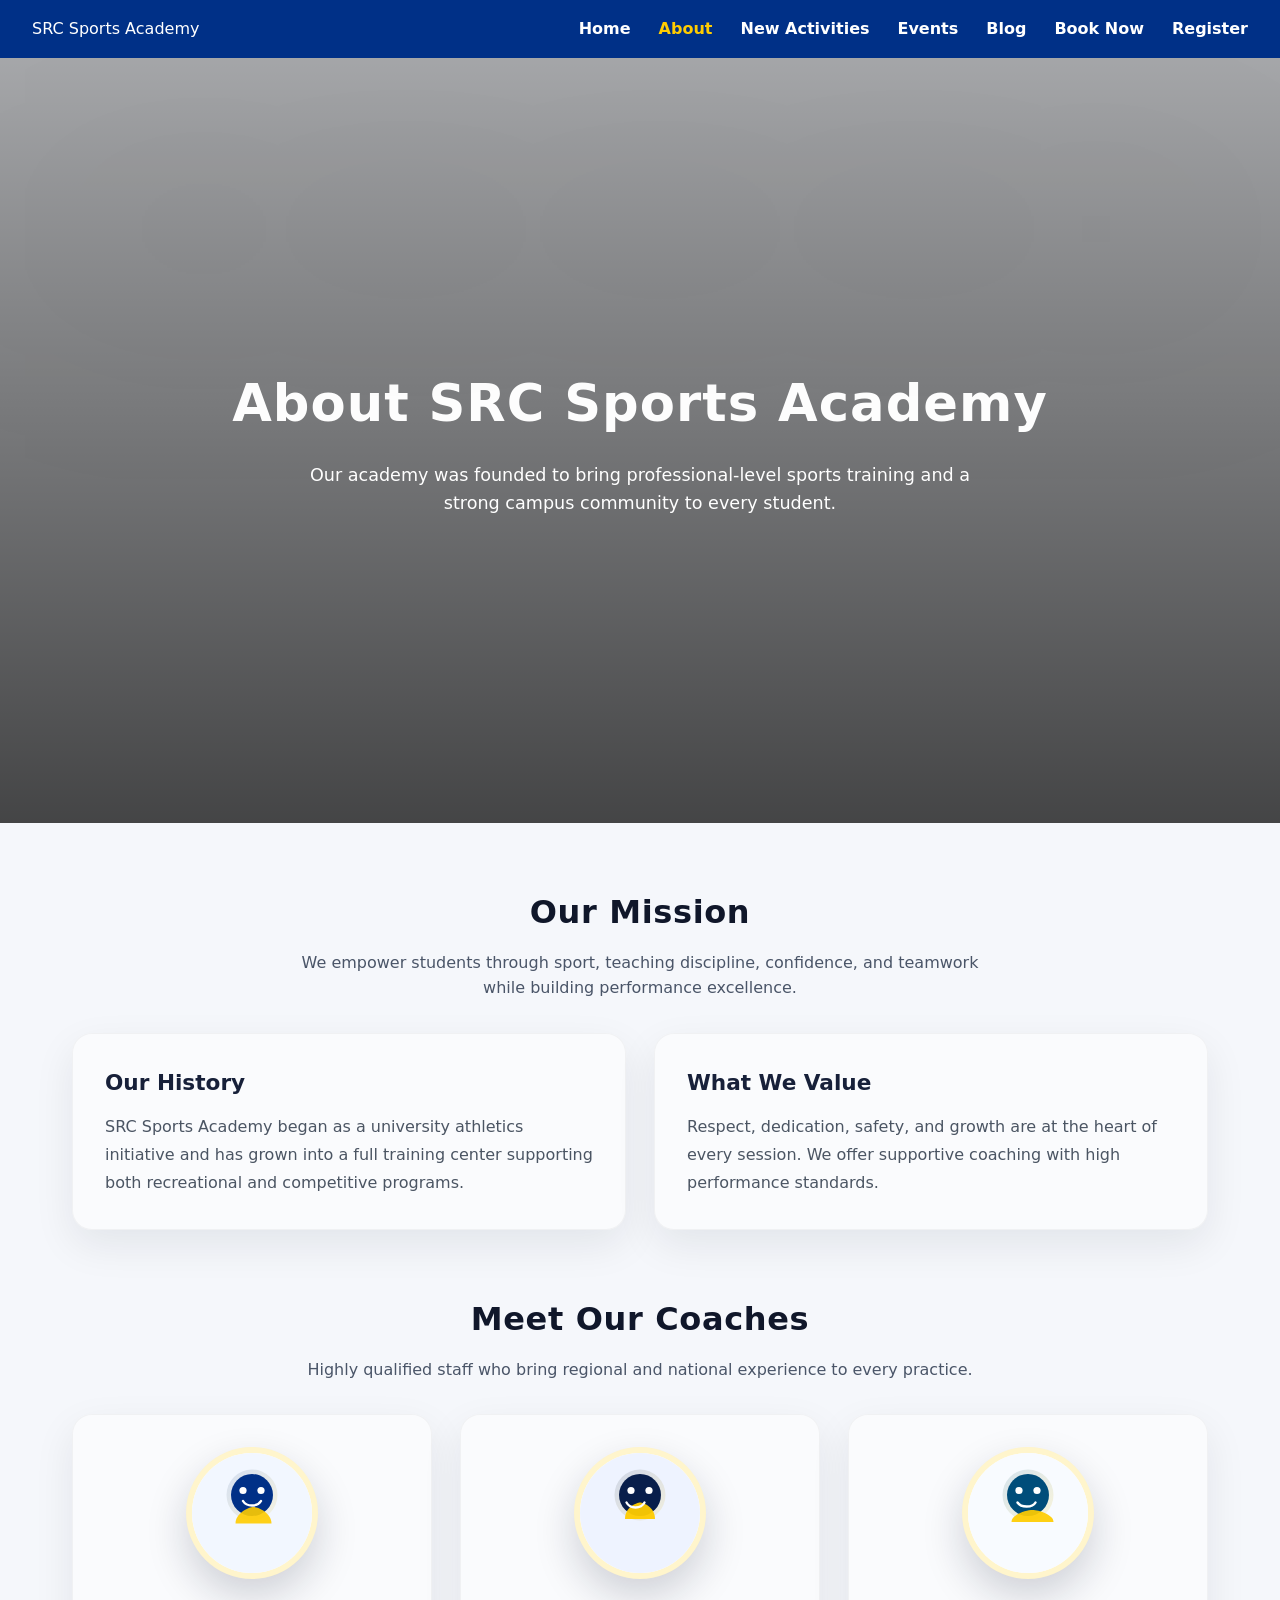
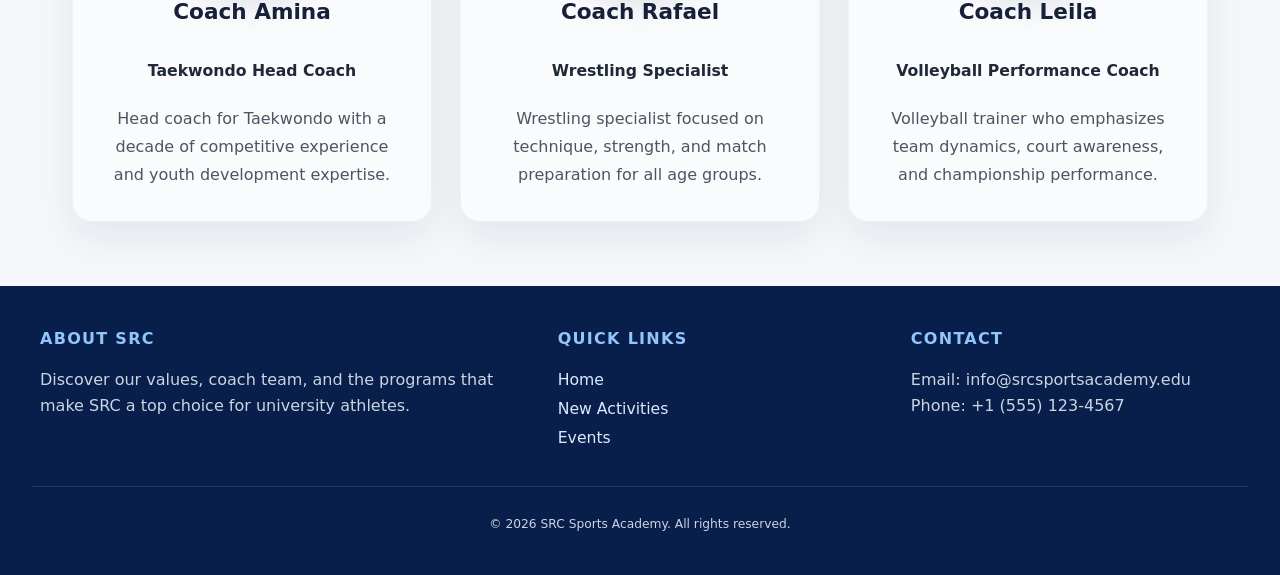
<file: about.html>
﻿<!DOCTYPE html>
<html lang="en">
<head>
    <meta charset="UTF-8">
    <meta name="viewport" content="width=device-width, initial-scale=1.0">
    <title>About | SRC Sports Academy</title>
    <link rel="stylesheet" href="styles.css">
    <script src="https://code.jquery.com/jquery-3.7.1.min.js"></script>
</head>
<body>
    <header>
        <nav class="navbar">
            <div class="logo">SRC Sports Academy</div>
            <ul class="nav-links">
                <li><a href="index.html">Home</a></li>
                <li><a href="about.html" class="active">About</a></li>
                <li><a href="new-activities.html">New Activities</a></li>
                <li><a href="events.html">Events</a></li>
                <li><a href="blog.html">Blog</a></li>
                <li><a href="book-online.html">Book Now</a></li>
                <li><a href="register.html">Register</a></li>
            </ul>
            <div class="hamburger">☰</div>
        </nav>
    </header>

    <section class="hero">
        <div class="hero-overlay"></div>
        <video autoplay muted loop playsinline class="hero-video">
            <source src="cinan.mp4" type="video/mp4">
            Your browser does not support video.
        </video>
        <div class="hero-content">
            <h1>About SRC Sports Academy</h1>
            <p>Our academy was founded to bring professional-level sports training and a strong campus community to every student.</p>
        </div>
    </section>

    <main>
        <section class="section-title">
            <h2>Our Mission</h2>
            <p>We empower students through sport, teaching discipline, confidence, and teamwork while building performance excellence.</p>
        </section>

        <div class="grid grid-2">
            <article class="card">
                <h3>Our History</h3>
                <p>SRC Sports Academy began as a university athletics initiative and has grown into a full training center supporting both recreational and competitive programs.</p>
            </article>
            <article class="card">
                <h3>What We Value</h3>
                <p>Respect, dedication, safety, and growth are at the heart of every session. We offer supportive coaching with high performance standards.</p>
            </article>
        </div>

        <section class="section-title" style="margin-top:4rem;">
            <h2>Meet Our Coaches</h2>
            <p>Highly qualified staff who bring regional and national experience to every practice.</p>
        </section>

        <div class="grid grid-3">
            <article class="card coach-card">
                <div class="coach-avatar">
                    <img src="coach-amina.svg" alt="Coach Amina">
                </div>
                <h3>Coach Amina</h3>
                <div class="coach-role">Taekwondo Head Coach</div>
                <p>Head coach for Taekwondo with a decade of competitive experience and youth development expertise.</p>
            </article>
            <article class="card coach-card">
                <div class="coach-avatar">
                    <img src="coach-rafael.svg" alt="Coach Rafael">
                </div>
                <h3>Coach Rafael</h3>
                <div class="coach-role">Wrestling Specialist</div>
                <p>Wrestling specialist focused on technique, strength, and match preparation for all age groups.</p>
            </article>
            <article class="card coach-card">
                <div class="coach-avatar">
                    <img src="coach-leila.svg" alt="Coach Leila">
                </div>
                <h3>Coach Leila</h3>
                <div class="coach-role">Volleyball Performance Coach</div>
                <p>Volleyball trainer who emphasizes team dynamics, court awareness, and championship performance.</p>
            </article>
        </div>
    </main>

    <footer class="footer">
        <div class="footer-grid">
            <div>
                <h4>About SRC</h4>
                <p>Discover our values, coach team, and the programs that make SRC a top choice for university athletes.</p>
            </div>
            <div>
                <h4>Quick Links</h4>
                <a href="index.html">Home</a>
                <a href="new-activities.html">New Activities</a>
                <a href="events.html">Events</a>
            </div>
            <div>
                <h4>Contact</h4>
                <p>Email: info@srcsportsacademy.edu</p>
                <p>Phone: +1 (555) 123-4567</p>
            </div>
        </div>
        <div class="footer-bottom">
            <small>© 2026 SRC Sports Academy. All rights reserved.</small>
        </div>
    </footer>

    <script src="script.js"></script>
</body>
</html>
</file>
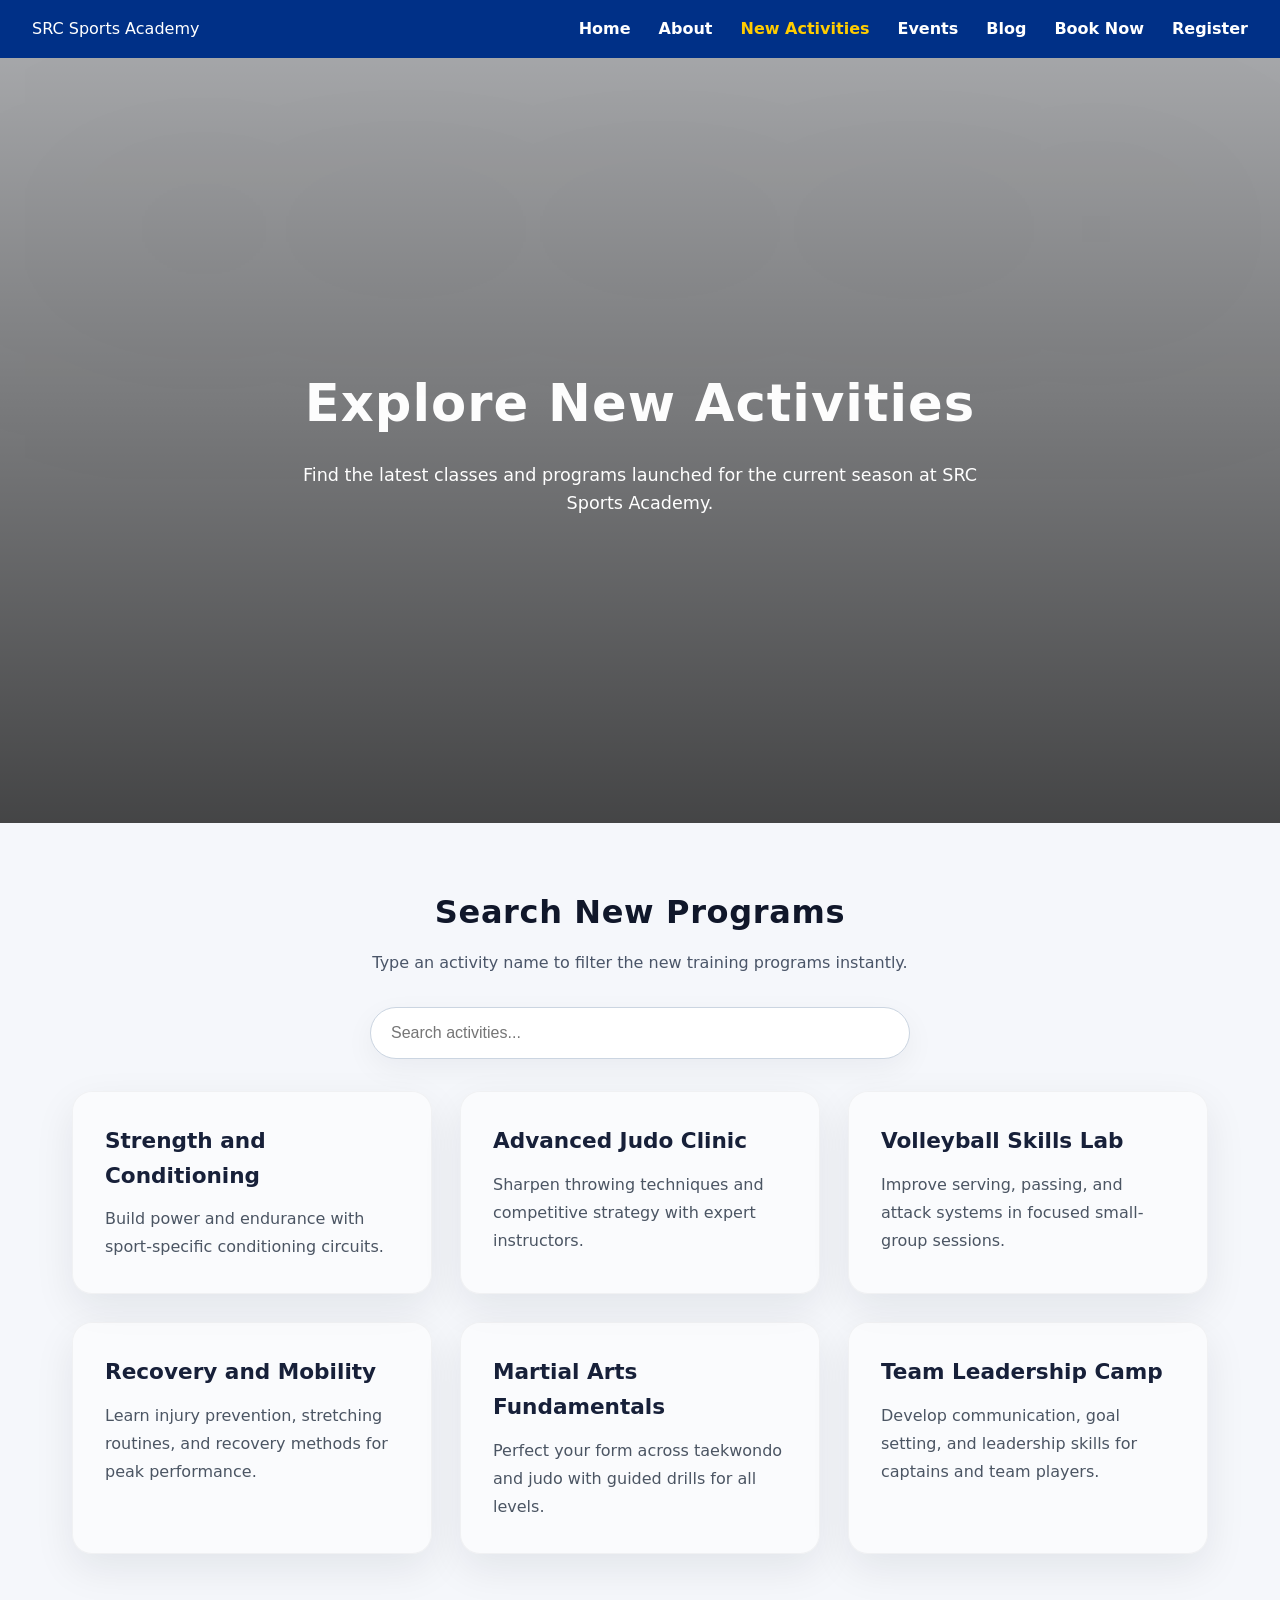
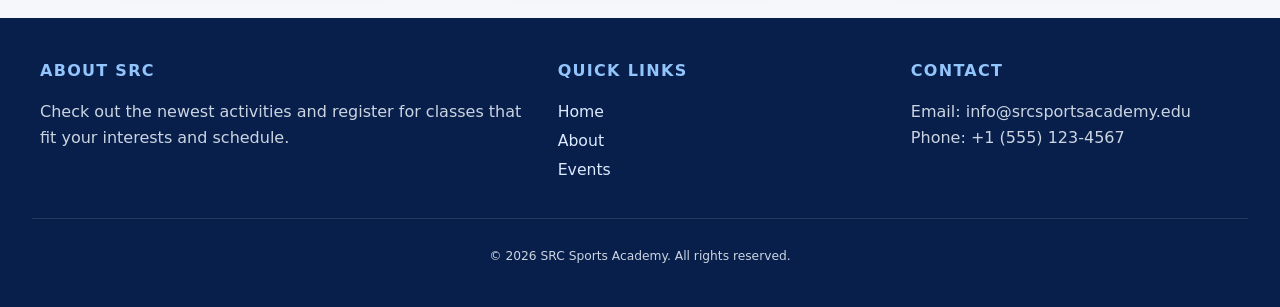
<file: new-activities.html>
﻿<!DOCTYPE html>
<html lang="en">
<head>
    <meta charset="UTF-8">
    <meta name="viewport" content="width=device-width, initial-scale=1.0">
    <title>New Activities | SRC Sports Academy</title>
    <link rel="stylesheet" href="styles.css">
    <script src="https://code.jquery.com/jquery-3.7.1.min.js"></script>
</head>
<body>
    <header>
        <nav class="navbar">
            <div class="logo">SRC Sports Academy</div>
            <ul class="nav-links">
                <li><a href="index.html">Home</a></li>
                <li><a href="about.html">About</a></li>
                <li><a href="new-activities.html" class="active">New Activities</a></li>
                <li><a href="events.html">Events</a></li>
                <li><a href="blog.html">Blog</a></li>
                <li><a href="book-online.html">Book Now</a></li>
                <li><a href="register.html">Register</a></li>
            </ul>
            <div class="hamburger">☰</div>
        </nav>
    </header>

    <section class="hero">
        <div class="hero-overlay"></div>
        <video autoplay muted loop playsinline class="hero-video">
            <source src="cinan.mp4" type="video/mp4">
            Your browser does not support video.
        </video>
        <div class="hero-content">
            <h1>Explore New Activities</h1>
            <p>Find the latest classes and programs launched for the current season at SRC Sports Academy.</p>
        </div>
    </section>

    <main>
        <section class="section-title">
            <h2>Search New Programs</h2>
            <p>Type an activity name to filter the new training programs instantly.</p>
        </section>

        <div class="search-bar">
            <input type="search" class="search-input" placeholder="Search activities...">
        </div>

        <div class="grid grid-3">
            <article class="card">
                <h3>Strength and Conditioning</h3>
                <p>Build power and endurance with sport-specific conditioning circuits.</p>
            </article>
            <article class="card">
                <h3>Advanced Judo Clinic</h3>
                <p>Sharpen throwing techniques and competitive strategy with expert instructors.</p>
            </article>
            <article class="card">
                <h3>Volleyball Skills Lab</h3>
                <p>Improve serving, passing, and attack systems in focused small-group sessions.</p>
            </article>
            <article class="card">
                <h3>Recovery and Mobility</h3>
                <p>Learn injury prevention, stretching routines, and recovery methods for peak performance.</p>
            </article>
            <article class="card">
                <h3>Martial Arts Fundamentals</h3>
                <p>Perfect your form across taekwondo and judo with guided drills for all levels.</p>
            </article>
            <article class="card">
                <h3>Team Leadership Camp</h3>
                <p>Develop communication, goal setting, and leadership skills for captains and team players.</p>
            </article>
        </div>
    </main>

    <footer class="footer">
        <div class="footer-grid">
            <div>
                <h4>About SRC</h4>
                <p>Check out the newest activities and register for classes that fit your interests and schedule.</p>
            </div>
            <div>
                <h4>Quick Links</h4>
                <a href="index.html">Home</a>
                <a href="about.html">About</a>
                <a href="events.html">Events</a>
            </div>
            <div>
                <h4>Contact</h4>
                <p>Email: info@srcsportsacademy.edu</p>
                <p>Phone: +1 (555) 123-4567</p>
            </div>
        </div>
        <div class="footer-bottom">
            <small>© 2026 SRC Sports Academy. All rights reserved.</small>
        </div>
    </footer>

    <script src="script.js"></script>
</body>
</html>
</file>
<file: styles.css>
﻿/* RESET & BASE */
:root {
    --blue: #003087;
    --yellow: #ffcc00;
    --bg: #f5f7fb;
    --dark: #10172a;
    --text: #172039;
}
* { margin: 0; padding: 0; box-sizing: border-box; }
html { scroll-behavior: smooth; }
body { font-family: 'Segoe UI', system-ui, sans-serif; line-height: 1.6; color: var(--text); background: var(--bg); }
img, video { max-width: 100%; display: block; }

/* NAVIGATION */
header { position: sticky; top: 0; z-index: 1000; }
.navbar { background: var(--blue); color: white; padding: 1rem 2rem; display: flex; justify-content: space-between; align-items: center; box-shadow: 0 200px 1000px rgba(0, 0, 0, 0.15); }
.nav-links { display: flex; gap: 1.75rem; list-style: none; }
.nav-links a { color: white; text-decoration: none; font-weight: 600; transition: color 0.2s ease; }
.nav-links a:hover, .nav-links a.active { color: var(--yellow); }
.hamburger { font-size: 2rem; cursor: pointer; display: none; }

/* HERO */
.hero { height: 85vh; min-height: 520px; position: relative; overflow: hidden; display: flex; align-items: center; justify-content: center; text-align: center; color: #fff; }
.hero::after { content: ''; position: absolute; inset: 0; background: linear-gradient(180deg, rgba(0,0,0,0.32), rgba(0,0,0,0.72)); z-index: 1; }
.hero-video { position: absolute; top: 0; left: 0; width: 100%; height: 100%; object-fit: cover; z-index: 0; }
.hero-content { position: relative; z-index: 2; padding: 0 1.25rem; max-width: 900px; }
.hero-content h1 { font-size: clamp(2.5rem, 4vw, 4.5rem); margin-bottom: 1rem; letter-spacing: 0.02em; }
.hero-content p { font-size: 1.1rem; max-width: 720px; margin: auto; }

/* BUTTONS */
.btn, .cta-button { display: inline-flex; align-items: center; justify-content: center; padding: 1rem 2rem; border-radius: 999px; font-weight: 700; text-decoration: none; transition: transform 0.25s ease, box-shadow 0.25s ease; box-shadow: 0 12px 24px rgba(0,0,0,0.18); }
.cta-button { background: var(--yellow); color: var(--blue); }
.btn-secondary { background: #ffffff; color: var(--blue); }
.btn:hover, .cta-button:hover { transform: translateY(-3px); box-shadow: 0 16px 30px rgba(0,0,0,0.22); }

/* MAIN */
main { padding: 4rem 2rem; max-width: 1200px; margin: 0 auto; }
.section-title { text-align: center; margin-bottom: 2rem; }
.section-title h2 { font-size: 2rem; letter-spacing: 0.02em; color: var(--dark); }
.section-title p { max-width: 700px; margin: 0.75rem auto 0; color: #4a5568; }

.grid { display: grid; gap: 1.75rem; }
.grid-3 { grid-template-columns: repeat(3, minmax(0, 1fr)); }
.grid-2 { grid-template-columns: repeat(2, minmax(0, 1fr)); }
.card { background: #ffffff84; border-radius: 1.25rem; padding: 2rem; box-shadow: 0 15px 40px rgba(16,23,42,0.08); border: 1px solid rgba(0,0,0,0.04); }
.card h3 { font-size: 1.35rem; margin-bottom: 0.75rem; }
.card p { color: #4b5563; line-height: 1.75; }
.card small { display: block; margin-top: 1rem; color: #6b7280; font-size: 0.95rem; }
.sport-card { display: grid; gap: 1.25rem; align-items: center; text-align: center; }
.sport-icon { width: 100px; height: 100px; margin: 0 auto; border-radius: 1.5rem; background: #f8fbff; background-position: center; background-repeat: no-repeat; background-size: cover; box-shadow: 0 15px 30px rgba(0, 48, 135, 0.08); }
.sport-icon.sport-wrestling { background-image: url("images/reg.jpg"); }
.sport-icon.sport-taekwondo { background-image: url("images/sport-taekwondo.svg"); }
.sport-icon.sport-volleyball { background-image: url("images/sport-volleyball.svg"); }
.coach-card { display: flex; flex-direction: column; align-items: center; text-align: center; gap: 1rem; }
.coach-avatar { width: 132px; height: 132px; border-radius: 50%; overflow: hidden; box-shadow: 0 18px 40px rgba(16,23,42,0.18); border: 6px solid rgba(255,204,0,0.2); background: #fff; }
.coach-avatar img { width: 100%; height: 100%; object-fit: cover; display: block; }
.coach-role { color: #1f2937; font-weight: 700; font-size: 0.98rem; margin-bottom: 0.35rem; }
.subtitle { display: inline-block; font-weight: 700; color: var(--blue); margin-bottom: 0.75rem; }

.form-card { background: #fff; border-radius: 1.5rem; padding: 2rem; box-shadow: 0 18px 42px rgba(16,23,42,0.08); }
.form-group { display: grid; gap: 0.75rem; margin-bottom: 1.25rem; }
.form-group label { font-weight: 600; color: #1f2937; }
.form-group input, .form-group select, .form-group textarea { width: 100%; padding: 1rem 1.1rem; border: 1px solid #d1d5db; border-radius: 0.95rem; background: #f8fafc; font-size: 1rem; color: #111827; transition: border-color 0.2s ease, box-shadow 0.2s ease; }
.form-group input:focus, .form-group select:focus, .form-group textarea:focus { outline: none; border-color: var(--blue); box-shadow: 0 0 0 4px rgba(0,48,135,0.08); }
.form-actions { display: flex; flex-wrap: wrap; gap: 1rem; justify-content: flex-start; }

.footer { padding: 2.5rem 2rem; background: #081e4b; color: #dbeafe; }
.footer .footer-grid { display: grid; grid-template-columns: 1.5fr 1fr 1fr; gap: 1.5rem; max-width: 1200px; margin: 0 auto; }
.footer h4 { margin-bottom: 1rem; font-size: 1rem; text-transform: uppercase; letter-spacing: 0.08em; color: #93c5fd; }
.footer a { display: block; color: #dbeafe; text-decoration: none; margin: 0.25rem 0; font-size: 0.98rem; }
.footer p, .footer small { color: #cbd5e1; }
.footer-bottom { margin-top: 2rem; text-align: center; border-top: 1px solid rgba(255,255,255,0.12); padding-top: 1.5rem; font-size: 0.92rem; }

.count-badge { background: var(--yellow); color: var(--blue); display: inline-flex; padding: 0.55rem 1rem; border-radius: 999px; font-weight: 700; box-shadow: 0 10px 20px rgba(0,0,0,0.1); }
.search-bar { display: flex; justify-content: center; margin-bottom: 2rem; }
.search-input { width: 100%; max-width: 540px; padding: 1rem 1.25rem; border-radius: 999px; border: 1px solid #cbd5e1; background: #fff; font-size: 1rem; color: #111827; box-shadow: 0 10px 30px rgba(15,23,42,0.05); }
.search-input:focus { outline: none; border-color: var(--blue); box-shadow: 0 0 0 4px rgba(0,48,135,0.08); }
.card-list { list-style: none; }
.card-list li { margin-bottom: 1rem; background: #fff; padding: 1.5rem; border-radius: 1.25rem; box-shadow: 0 12px 28px rgba(16,23,42,0.06); }
.card-list li strong { display: block; margin-bottom: 0.5rem; color: var(--dark); }
.card-list li span { color: #4b5563; }

.events-intro {
    display: grid;
    grid-template-columns: 1.5fr 1fr;
    gap: 2rem;
    align-items: start;
    margin-bottom: 3rem;
}
.events-hero-panel {
    position: relative;
    background: linear-gradient(135deg, rgba(0,48,135,0.98), rgba(11,35,82,0.98));
    color: #fff;
    padding: 2.5rem;
    border-radius: 1.75rem;
    box-shadow: 0 22px 60px rgba(0,0,0,0.25);
    overflow: hidden;
}
.events-hero-panel::before {
    content: '';
    position: absolute;
    top: -20%;
    right: -20%;
    width: 260px;
    height: 260px;
    background: rgba(255,204,0,0.18);
    border-radius: 50%;
}
.events-hero-panel .eyebrow {
    display: inline-block;
    text-transform: uppercase;
    letter-spacing: 0.25em;
    font-size: 0.85rem;
    color: #ffecb3;
}
.events-hero-panel h2 {
    margin: 1.2rem 0 1rem;
    font-size: clamp(2.25rem, 3.5vw, 3.5rem);
    line-height: 1.05;
}
.events-hero-panel p {
    max-width: 560px;
    color: rgba(255,255,255,0.88);
    margin-bottom: 1.75rem;
}
.event-meta {
    display: grid;
    grid-template-columns: repeat(3, minmax(0, 1fr));
    gap: 1rem;
    margin-bottom: 2rem;
}
.event-meta div {
    background: rgba(255,255,255,0.08);
    border: 1px solid rgba(255,255,255,0.16);
    border-radius: 1rem;
    padding: 1rem 1.15rem;
}
.event-meta strong {
    display: block;
    font-size: 1.05rem;
    margin-bottom: 0.35rem;
}
.event-meta span {
    color: rgba(255,255,255,0.78);
    font-size: 0.95rem;
}
.events-keynotes {
    display: grid;
    gap: 1rem;
}
.event-note {
    background: #fff;
    border-radius: 1.35rem;
    padding: 1.6rem;
    box-shadow: 0 18px 44px rgba(16,23,42,0.08);
    border-left: 5px solid var(--yellow);
}
.event-note h3 {
    margin-bottom: 0.85rem;
}
.event-timeline {
    display: grid;
    gap: 1rem;
    margin-bottom: 3rem;
}
.timeline-step {
    display: flex;
    gap: 1.2rem;
    align-items: flex-start;
    background: #fff;
    padding: 1.6rem;
    border-radius: 1.35rem;
    box-shadow: 0 16px 34px rgba(16,23,42,0.08);
}
.timeline-marker {
    min-width: 46px;
    min-height: 46px;
    display: grid;
    place-items: center;
    border-radius: 50%;
    background: var(--yellow);
    color: var(--blue);
    font-weight: 800;
    box-shadow: 0 8px 20px rgba(0,0,0,0.12);
}
.event-card {
    position: relative;
    overflow: hidden;
    padding-top: 2rem;
}
.event-tag {
    position: absolute;
    top: 1rem;
    right: 1rem;
    background: var(--yellow);
    color: var(--blue);
    padding: 0.55rem 1rem;
    border-radius: 999px;
    font-size: 0.82rem;
    font-weight: 700;
    letter-spacing: 0.01em;
}
.event-footer {
    display: flex;
    justify-content: space-between;
    gap: 1rem;
    margin-top: 1.5rem;
    color: #4b5563;
    font-size: 0.95rem;
}

@media (max-width: 1024px) {
    .grid-3, .footer .footer-grid { grid-template-columns: 1fr 1fr; }
    .hero { min-height: 560px; }
    .events-intro { grid-template-columns: 1fr; }
    .event-meta { grid-template-columns: 1fr; }
}
@media (max-width: 768px) {
    .navbar { flex-wrap: wrap; gap: 1rem; }
    .nav-links { position: fixed; top: 70px; left: -100%; width: 100%; height: calc(100vh - 70px); padding: 2rem; background: var(--blue); flex-direction: column; align-items: flex-start; transition: left 0.3s ease; }
    .nav-links.active { left: 0; }
    .hamburger { display: block; }
    .grid-3, .grid-2, .footer .footer-grid { grid-template-columns: 1fr; }
    main { padding: 3rem 1.5rem; }
    .hero { height: 70vh; }
}
@media (max-width: 540px) {
    .hero-content h1 { font-size: 2.4rem; }
    .hero-content p { font-size: 1rem; }
}
</file>
